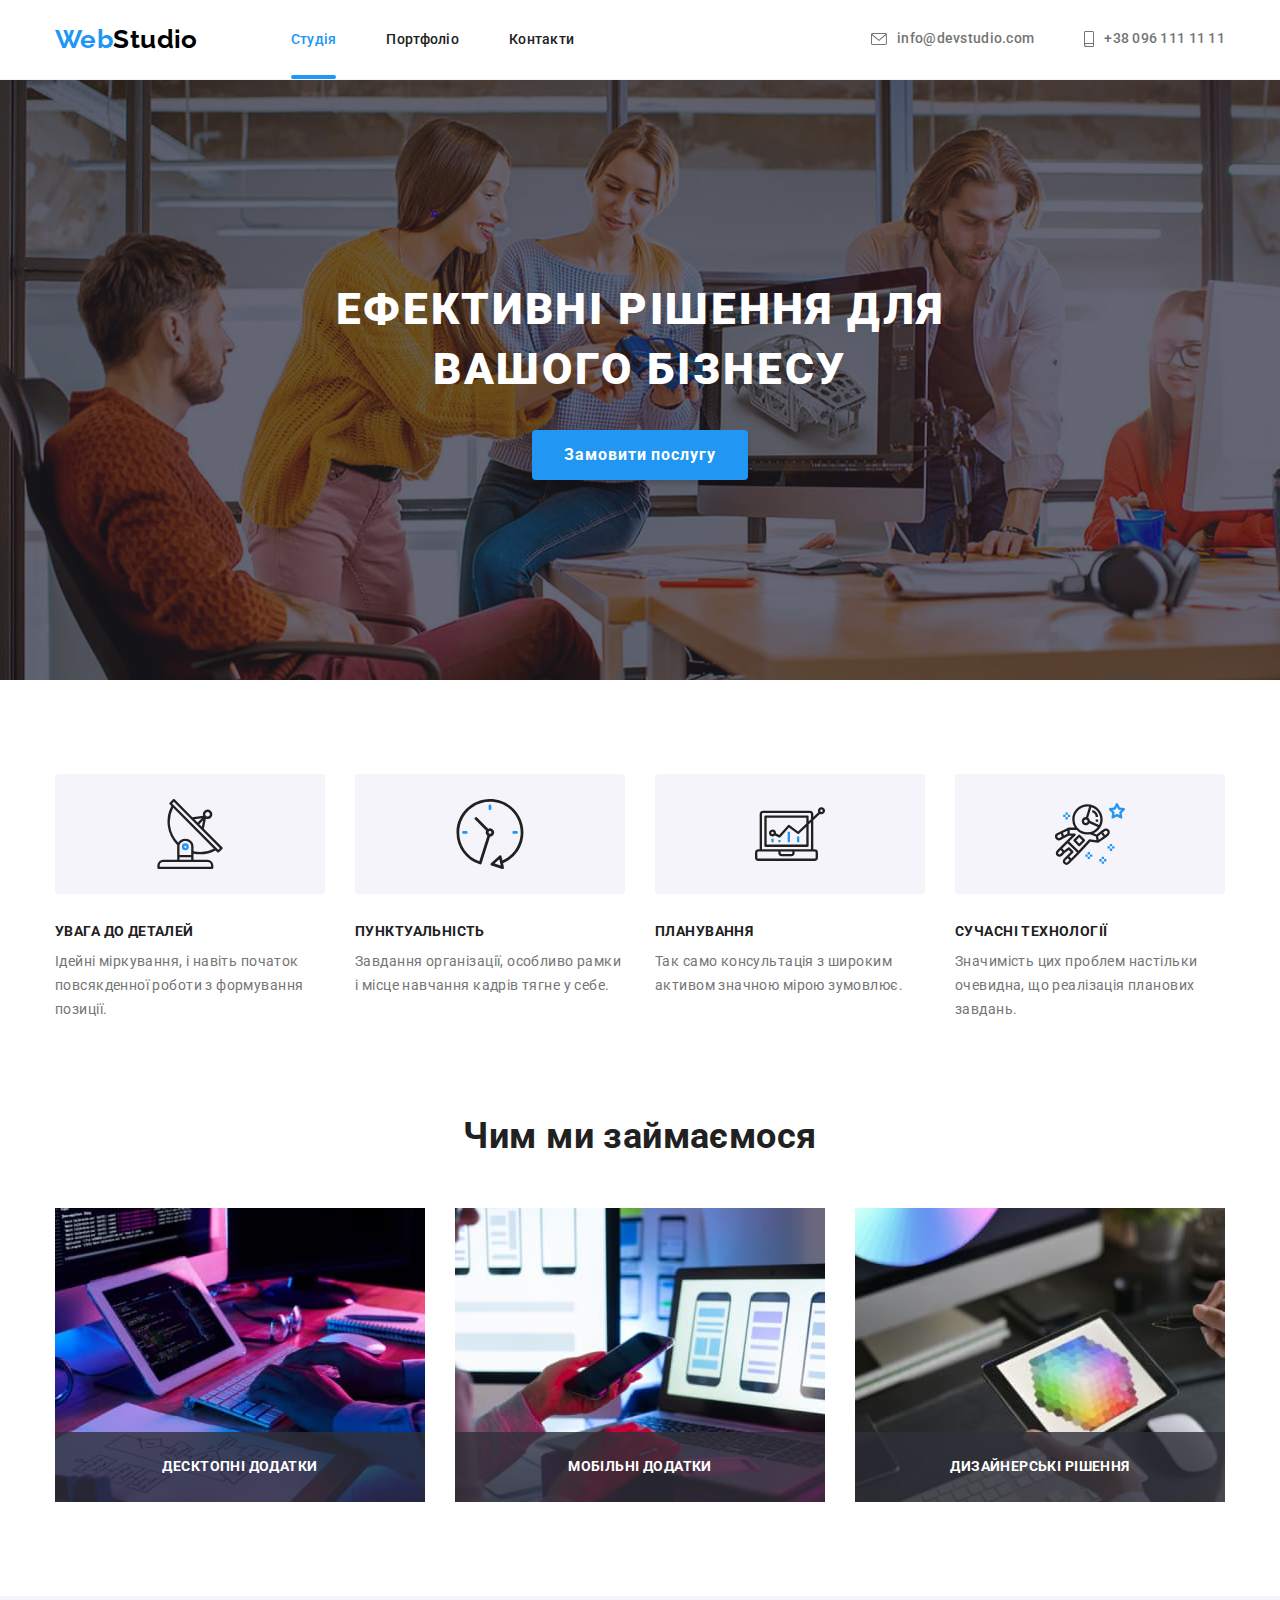
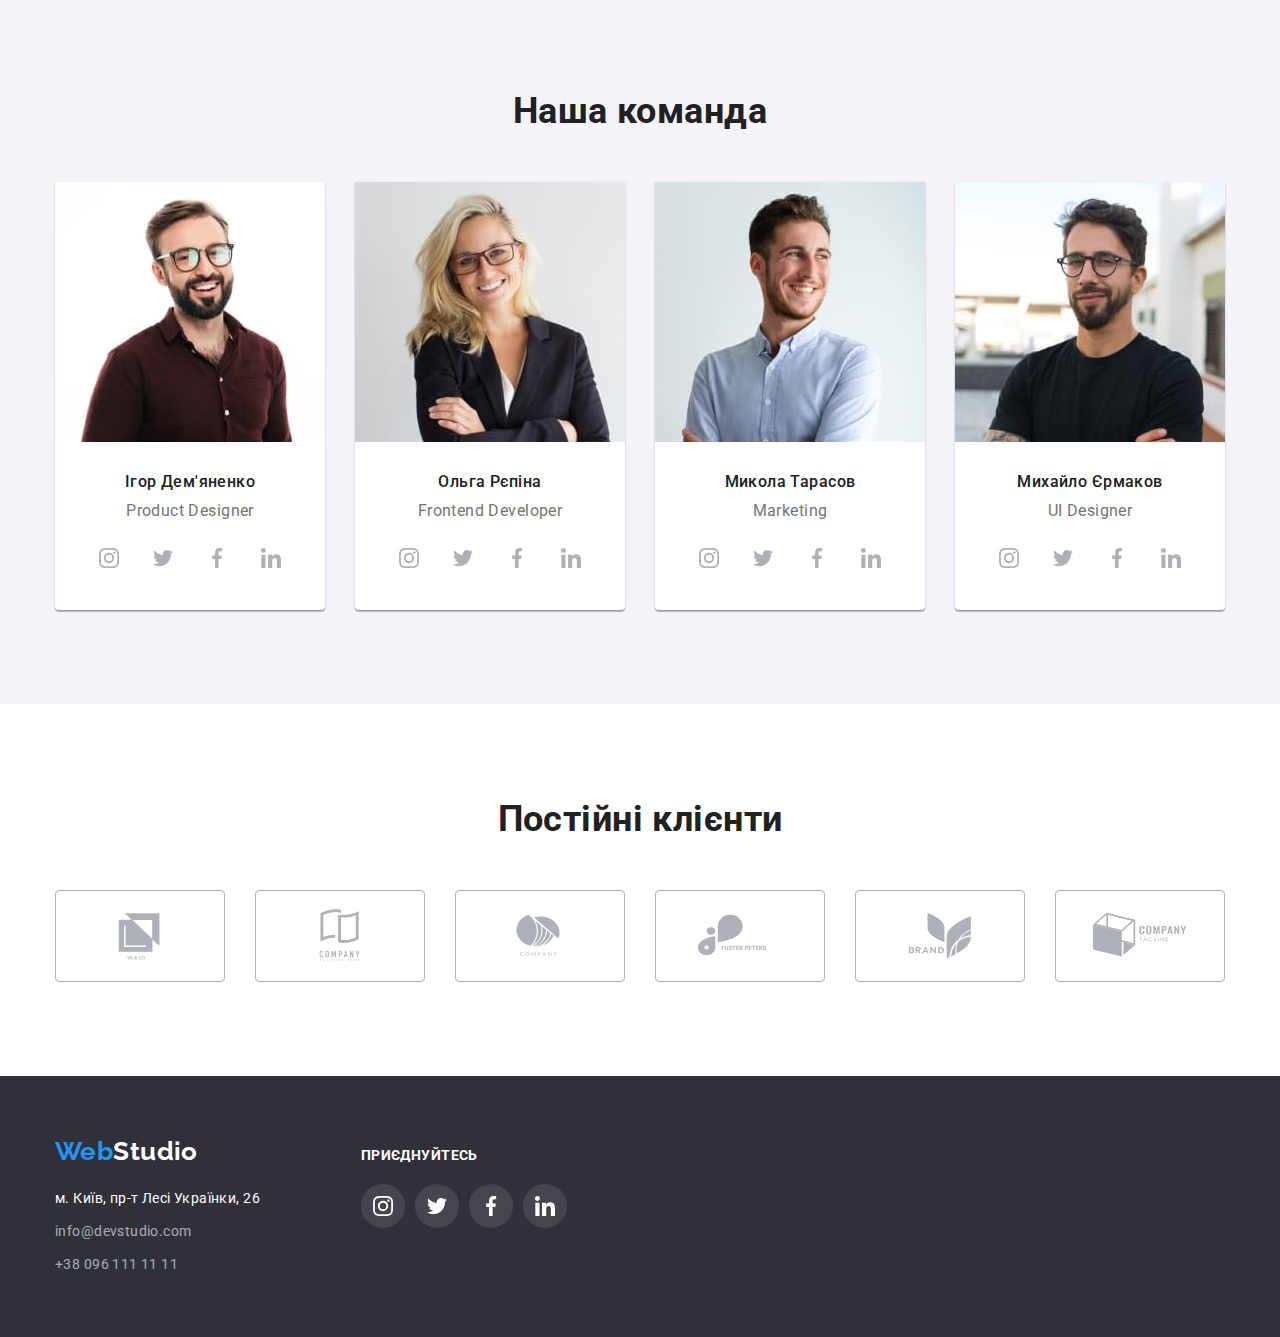
<file: index.html>
<!DOCTYPE html>
<html lang="uk">
	<head>
		<meta charset="UTF-8" />
		<meta name="viewport" content="width=device-width, initial-scale=1.0" />
		<title>WebStudio</title>
		<link rel="preconnect" href="https://fonts.googleapis.com" />
		<link rel="preconnect" href="https://fonts.gstatic.com" crossorigin />
		<link
			href="https://fonts.googleapis.com/css2?family=Raleway:wght@700&family=Roboto:wght@400;500;700;900&display=swap"
			rel="stylesheet"
		/>
		<link
			rel="stylesheet"
			href="https://cdnjs.cloudflare.com/ajax/libs/modern-normalize/1.0.0/modern-normalize.min.css"
		/>
		<link rel="stylesheet" href="./css/styles.css" />
	</head>
	<body>
		<header class="page-header">
			<div class="container page-header-container">
				<nav class="main-nav">
					<a href="./index.html" class="logo link"><span class="logo-first-part">Web</span>Studio</a>
					<ul class="list menu">
						<li class="menu-item">
							<a href="./index.html" class="link menu-link current">Студія</a>
						</li>
						<li class="menu-item">
							<a href="./portfolio.html" class="link menu-link">Портфоліо</a>
						</li>
						<li class="menu-item">
							<a href="#contacts" class="link menu-link">Контакти</a>
						</li>
					</ul>
				</nav>
				<ul class="header-contacts list">
					<li><a href="mailto:info@devstudio.com" class="contact-email link">
							<svg lang="en" aria-label="envelope icon" class="envelope-icon">
								<use href="./images/sprite.svg#icon-envelope"></use>
							</svg> 
							info@devstudio.com
						</a>
					</li>
					<li><a href="tel:+380961111111" class="contact-phone-number link">
							<svg lang="en" aria-label="smartphone icon" class="smartphone-icon">
								<use href="./images/sprite.svg#icon-smartphone"></use>
							</svg>
							+38 096 111 11 11
						</a>
					</li>
				</ul>
			</div>
		</header>

		<main>
			<section class="main-title">
				<div class="main-title-container container">
					<h1 class="title">ЕФЕКТИВНІ РІШЕННЯ ДЛЯ ВАШОГО БІЗНЕСУ</h1>
					<button type="button" class="modal-open-btn" data-modal-open> Замовити послугу </button>
				</div>
			</section>

			<section class="benefits section">
				<div class="container">
					<h2 hidden>Наші переваги</h2>
					<ul class="list benefits-list">
						<li class="benefits-item">
							<div class="benefits-item-icon-bg">
								<svg lang="en" aria-label="antenna icon" class="benefits-item-icon">
									<use href="./images/sprite.svg#icon-antenna"></use>
								</svg>
							</div>
							<h3 class="benefits-name">Увага до деталей</h3>
							<p class="benefits-description"
								>Ідейні міркування, і навіть початок повсякденної роботи з формування позиції.</p
							>
						</li>
						<li class="benefits-item">
							<div class="benefits-item-icon-bg">
								<svg lang="en" aria-label="clock icon" class="benefits-item-icon">
									<use href="./images/sprite.svg#icon-clock"></use>
								</svg>
							</div>
							<h3 class="benefits-name">Пунктуальність</h3>
							<p class="benefits-description"
								>Завдання організації, особливо рамки і місце навчання кадрів тягне у себе.</p
							>
						</li>
						<li class="benefits-item">
							<div class="benefits-item-icon-bg">
								<svg lang="en" aria-label="diagram icon" class="benefits-item-icon">
									<use href="./images/sprite.svg#icon-diagram"></use>
								</svg>
							</div>
							<h3 class="benefits-name">Планування</h3>
							<p class="benefits-description">Так само консультація з широким активом значною мірою зумовлює.</p>
						</li>
						<li class="benefits-item">
							<div class="benefits-item-icon-bg">
								<svg lang="en" aria-label="astronaut icon" class="benefits-item-icon">
									<use href="./images/sprite.svg#icon-astronaut"></use>
								</svg>
							</div>
							<h3 class="benefits-name">Сучасні технології</h3>
							<p class="benefits-description"
								>Значимість цих проблем настільки очевидна, що реалізація планових завдань.</p
							>
						</li>
					</ul>
				</div>
			</section>

			<section class="work-process section">
				<div class="container">
					<h2 class="work-title">Чим ми займаємося</h2>
					<ul class="list work-list-pic">
						<li class="work-pic-items">
							<img src="./images/box1.jpg" alt="Написання алгоритмів" width="370" height="294" class="work-pic" />
							<div class="work-item-title-wrapper"><h3 class="work-item-title">Десктопні додатки</h3>
							</div>
						</li>
						<li class="work-pic-items">
							<img src="./images/img.jpg" alt="UI/UX Дизайн" width="370" height="294" class="work-pic" />
							<div class="work-item-title-wrapper"><h3 class="work-item-title">Мобільні додатки</h3>
							</div>
						</li>
						<li class="work-pic-items">
							<img
								src="./images/box3.jpg"
								alt="Професійний підбір кольорової гами"
								width="370"
								height="294"
								class="work-pic"
							/>
							<div class="work-item-title-wrapper">
							<h3 class="work-item-title">Дизайнерські рішення</h3>
							</div>
						</li>
					</ul>
				</div>
			</section>

			<section class="team section">
				<div class="container">
					<h2 class="team-title">Наша команда</h2>
					<ul class="list team-list">
						<li class="team-member">
							<img src="./images/pers1.jpg" alt="Портрет Ігоря" width="270" height="260" class="member-icon" />
							<div class="member-wrapper">
							<h3 class="member-name">Ігор Дем'яненко</h3>
							<p class="member-position">Product Designer</p>
							<ul class="list member-social-list">
								<li>
									<a href="" class="member-social-link">
										<svg lang="en" aria-label="instagram icon" class="member-social-icon">
											<use href="./images/sprite.svg#icon-instagram"></use>
										</svg>
									</a>
								</li>
								<li>
									<a href="" class="member-social-link">
										<svg lang="en" aria-label="twitter icon" class="member-social-icon">
											<use href="./images/sprite.svg#icon-twitter"></use>
										</svg>
									</a>
								</li>
								<li>
									<a href="" class="member-social-link">
										<svg lang="en" aria-label="facebook icon" class="member-social-icon">
											<use href="./images/sprite.svg#icon-facebook"></use>
										</svg>
									</a>
								</li>
								<li>
									<a href="" class="member-social-link">
										<svg lang="en" aria-label="linkedin icon" class="member-social-icon">
											<use href="./images/sprite.svg#icon-linkedin"></use>
										</svg>
									</a>
								</li>
							</ul>
							</div>
						</li>
						<li class="team-member">
							<img src="./images/pers2.jpg" alt="Портрет Ольги" width="270" height="260" class="member-icon" />
							<div class="member-wrapper">
							<h3 class="member-name">Ольга Рєпіна</h3>
							<p class="member-position">Frontend Developer</p>
							<ul class="list member-social-list">
								<li>
									<a href="" class="member-social-link">
										<svg lang="en" aria-label="instagram icon" class="member-social-icon">
											<use href="./images/sprite.svg#icon-instagram"></use>
										</svg>
									</a>
								</li>
								<li>
									<a href="" class="member-social-link">
										<svg lang="en" aria-label="twitter icon" class="member-social-icon">
											<use href="./images/sprite.svg#icon-twitter"></use>
										</svg>
									</a>
								</li>
								<li>
									<a href="" class="member-social-link">
										<svg lang="en" aria-label="facebook icon" class="member-social-icon">
											<use href="./images/sprite.svg#icon-facebook"></use>
										</svg>
									</a>
								</li>
								<li>
									<a href="" class="member-social-link">
										<svg lang="en" aria-label="linkedin icon" class="member-social-icon">
											<use href="./images/sprite.svg#icon-linkedin"></use>
										</svg>
									</a>
								</li>
							</ul>
							</div>	
						</li>
						<li class="team-member">
							<img src="./images/pers3.jpg" alt="Портрет Миколи" width="270" height="260" class="member-icon" />
							<div class="member-wrapper">
							<h3 class="member-name">Микола Тарасов</h3>
							<p class="member-position">Marketing</p>
							<ul class="list member-social-list">
								<li>
									<a href="" class="member-social-link">
									<svg lang="en" aria-label="instagram icon" class="member-social-icon">
										<use href="./images/sprite.svg#icon-instagram"></use>
									</svg>
									</a>
								</li>
								<li>
									<a href="" class="member-social-link">
									<svg lang="en" aria-label="twitter icon" class="member-social-icon">
										<use href="./images/sprite.svg#icon-twitter"></use>
									</svg>
									</a>
								</li>
								<li>
									<a href="" class="member-social-link">
									<svg lang="en" aria-label="facebook icon" class="member-social-icon">
										<use href="./images/sprite.svg#icon-facebook"></use>
									</svg>
									</a>
								</li>
								<li>
									<a href="" class="member-social-link">
									<svg lang="en" aria-label="linkedin icon" class="member-social-icon">
										<use href="./images/sprite.svg#icon-linkedin"></use>
									</svg> 
								</a>
								</li>
							</ul>
							</div>	
						</li>
						<li class="team-member">
							<img src="./images/pers4.jpg" alt="Портрет Михайла" width="270" height="260" class="member-icon" />
							<div class="member-wrapper">
								<h3 class="member-name">Михайло Єрмаков</h3>
							<p class="member-position">UI Designer</p>
							<ul class="list member-social-list">
								<li>
									<a href="" class="member-social-link">
										<svg lang="en" aria-label="instagram icon" class="member-social-icon">
											<use href="./images/sprite.svg#icon-instagram"></use>
										</svg>
									</a>
								</li>
								<li>
									<a href="" class="member-social-link">
										<svg lang="en" aria-label="twitter icon" class="member-social-icon">
											<use href="./images/sprite.svg#icon-twitter"></use>
										</svg>
									</a>
								</li>
								<li>
									<a href="" class="member-social-link">
										<svg lang="en" aria-label="facebook icon" class="member-social-icon">
											<use href="./images/sprite.svg#icon-facebook"></use>
										</svg>
									</a>
								</li>
								<li>
									<a href="" class="member-social-link">
										<svg lang="en" aria-label="linkedin icon" class="member-social-icon">
											<use href="./images/sprite.svg#icon-linkedin"></use>
										</svg>
									</a>
								</li>
							</ul>
						</div>
				</div>
			</section>
			<section class="section">
				<div class="container">
				<h2 class="team-title">Постійні клієнти</h2>
				<ul class="clients-list list">
					<li class="client-item">
						<a href="" class="client-link">
							<svg lang="en" aria-label="client icon" class="client-icon">
								<use href="./images/sprite.svg#icon-client1"></use>
							</svg>
						</a>
					</li>
					<li class="client-item">
						<a href="" class="client-link">
							<svg lang="en" aria-label="client icon" class="client-icon">
								<use href="./images/sprite.svg#icon-client2"></use>
							</svg>
						</a>
					</li>
					<li class="client-item">
						<a href="" class="client-link">
							<svg lang="en" aria-label="client icon" class="client-icon">
								<use href="./images/sprite.svg#icon-client3"></use>
							</svg>
						</a>
					</li>
					<li class="client-item">
						<a href="" class="client-link">
							<svg lang="en" aria-label="client icon" class="client-icon">
								<use href="./images/sprite.svg#icon-client4"></use>
							</svg>
						</a>
					</li>
					<li class="client-item">
						<a href="" class="client-link">
							<svg lang="en" aria-label="client icon" class="client-icon">
								<use href="./images/sprite.svg#icon-client5"></use>
							</svg>
						</a>
					</li>
					<li class="client-item">
						<a href="" class="client-link">
							<svg lang="en" aria-label="client icon" class="client-icon">
								<use href="./images/sprite.svg#icon-client6"></use>
							</svg>
						</a>
					</li>
				</ul>
				</div>
			</section>
		</main>

		<footer class="page-footer">
			<div class="container adress-social-container">
				<div class=" page-footer-container">
					<a href="./index.html" class="logo logo-footer link"><span class="logo-first-part">Web</span>Studio</a>
					<address>
						<ul class="list contact-list">
							<li class="contact-item">
								<a href="https://goo.gl/maps/CPtrU1FHBa2aNyZL9" target="_blank"
									rel="noopener noreferrer nofollow" class="location-link link">
									м. Київ, пр-т Лесі Українки, 26</a>
							</li>
							<li class="contact-item">
								<a href="mailto:info@devstudio.com" class="footer-email link">info@devstudio.com</a>
							</li>
							<li class="contact-item">
								<a href="tel:+380961111111" class="footer-phone-number link">+38 096 111 11 11</a>
							</li>
						</ul>
					</address>
				</div>
				<div class="social-container">
					<p class="social-invite-text">Приєднуйтесь</p>
					<ul class="list member-social-list">
						<li>
							<a href="" class="member-social-link footer-social-link">
								<svg lang="en" aria-label="instagram icon" class="member-social-icon footer-social-icon">
									<use href="./images/sprite.svg#icon-instagram"></use>
								</svg>
							</a>
						</li>
						<li>
							<a href="" class="member-social-link footer-social-link">
								<svg lang="en" aria-label="twitter icon" class="member-social-icon footer-social-icon">
									<use href="./images/sprite.svg#icon-twitter"></use>
								</svg>
							</a>
						</li>
						<li>
							<a href="" class="member-social-link footer-social-link">
								<svg lang="en" aria-label="facebook icon" class="member-social-icon footer-social-icon">
									<use href="./images/sprite.svg#icon-facebook"></use>
								</svg>
							</a>
						</li>
						<li>
							<a href="" class="member-social-link footer-social-link">
								<svg lang="en" aria-label="linkedin icon" class="member-social-icon footer-social-icon">
									<use href="./images/sprite.svg#icon-linkedin"></use>
								</svg>
							</a>
						</li>
					</ul>
				</div>
			</div>
		</footer>
		<div class="backdrop is-hidden" data-modal>
			<div class="modal">
				<button type="button" class="btn-close-modal" data-modal-close>
					<svg lang="en" aria-label="close modal" class="close-black">
						<use href="./images/sprite.svg#icon-close-black"></use>
					</svg>
				</button>
			</div>
		</div>
		<script src="./js/modal.js"></script>
	</body>
</html>
</file>
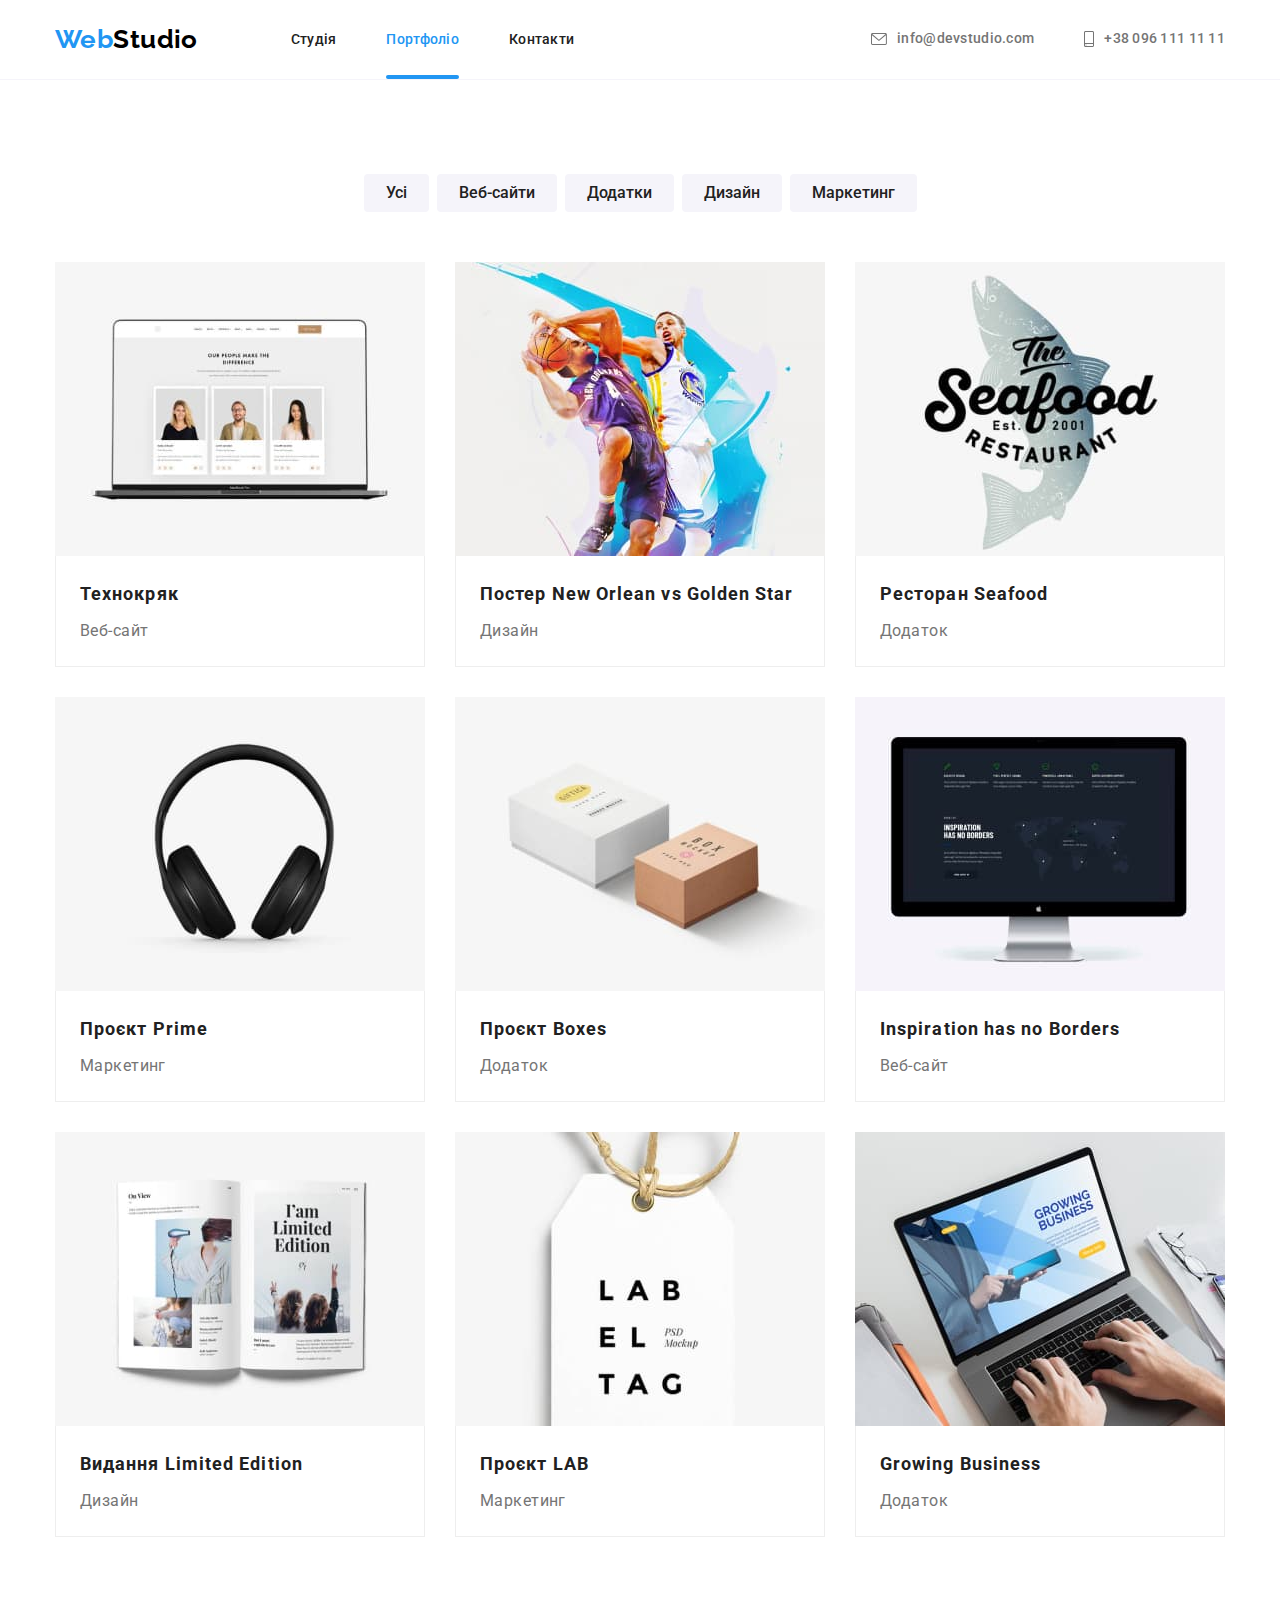
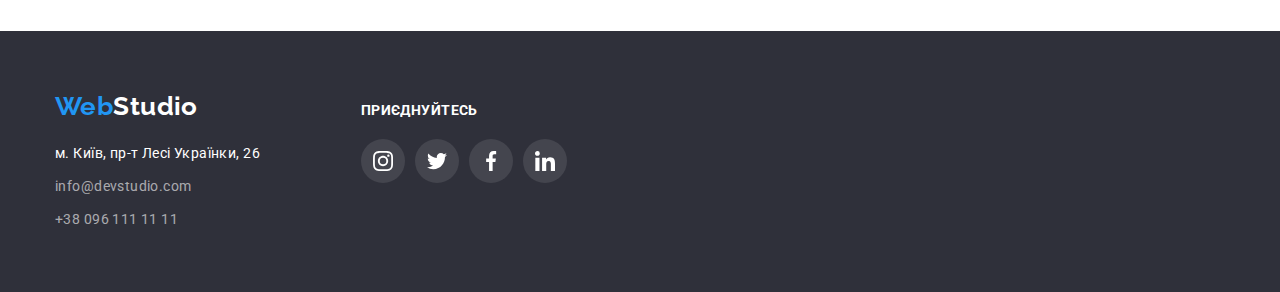
<file: portfolio.html>
<!DOCTYPE html>
<html lang="uk">

<head>
	<meta charset="UTF-8" />
	<meta name="viewport" content="width=device-width, initial-scale=1.0" />
	<title>WebStudio</title>
	<link rel="preconnect" href="https://fonts.googleapis.com" />
	<link rel="preconnect" href="https://fonts.gstatic.com" crossorigin />
	<link
		href="https://fonts.googleapis.com/css2?family=Raleway:wght@700&family=Roboto:wght@400;500;700;900&display=swap"
		rel="stylesheet" />
	<link rel="stylesheet"
		href="https://cdnjs.cloudflare.com/ajax/libs/modern-normalize/1.0.0/modern-normalize.min.css" />
	<link rel="stylesheet" href="./css/styles.css" />
</head>

<body>
	<header class="page-header">
		<div class="container page-header-container">
			<nav class="main-nav">
				<a href="./index.html" class="logo link"><span class="logo-first-part">Web</span>Studio</a>
				<ul class="list menu">
					<li class="menu-item">
						<a href="./index.html" class="link menu-link">Студія</a>
					</li>
					<li class="menu-item">
						<a href="./portfolio.html" class="link menu-link current">Портфоліо</a>
					</li>
					<li class="menu-item">
						<a href="#contacts" class="link menu-link">Контакти</a>
					</li>
				</ul>
			</nav>
			<ul class="header-contacts list">
				<li><a href="mailto:info@devstudio.com" class="contact-email link">
						<svg lang="en" aria-label="envelope icon" class="envelope-icon">
							<use href="./images/sprite.svg#icon-envelope"></use>
						</svg>
						info@devstudio.com
					</a>
				</li>
				<li><a href="tel:+380961111111" class="contact-phone-number link">
						<svg lang="en" aria-label="smartphone icon" class="smartphone-icon">
							<use href="./images/sprite.svg#icon-smartphone"></use>
						</svg>
						+38 096 111 11 11
					</a>
				</li>
			</ul>
		</div>
	</header>
	<main>
		<section class="portfolio-filter section">
			<div class="container">
				<h1 hidden>Наші проекти</h1>
				<ul class="list list-portfolio-filter">
					<li class="filter-item"><button type="button" class="filter-btn">Усі</button></li>
					<li class="filter-item"><button type="button" class="filter-btn">Веб-сайти</button></li>
					<li class="filter-item"><button type="button" class="filter-btn">Додатки</button></li>
					<li class="filter-item"><button type="button" class="filter-btn">Дизайн</button></li>
					<li class="filter-item"><button type="button" class="filter-btn">Маркетинг</button></li>
				</ul>
				<ul class="list projects-list">
					<li class="project-item">
						<a href="" class="project-link link">
							<div class="project-wrapper">
								<img src="./images/portfolio1.jpg" alt="Ноутбук із зображенням сайту на екрані"
									width="370" height="294" class="project-icon" />
								<div class="project-descr-wrapper">
									<p class="project-description">Ресурс пропонує комплексні пропозиції з різним рівнем
									функціоналу та сервісів. Все це дозволить відвідувачу отримати
									вичерпні відомості про компанію чи приватну особу.
								</p>
								</div>
							</div>
							<div class="project-border">
								<h2 class="project-title">Технокряк</h2>
								<p class="project-identifire">Веб-сайт</p>
							</div>
						</a>
					</li>
					<li class="project-item">
						<a href="" class="project-link link">
							<div class="project-wrapper">
								<img src="./images/portfolio2.jpg"
									alt="Два баскетбольні гравці з команд-противників змагаються за м'яч" width="370"
									height="294" class="project-icon" />
								<div class="project-descr-wrapper">
									<p class="project-description">Ресурс пропонує комплексні пропозиції з різним рівнем
									функціоналу та сервісів. Все
									це дозволить відвідувачу отримати
									вичерпні відомості про компанію чи приватну особу.
								</p>
								</div>
							</div>
							<div class="project-border">
								<h2 class="project-title">Постер New Orlean vs Golden Star</h2>
								<p class="project-identifire">Дизайн</p>
							</div>
						</a>
					</li>
					<li class="project-item">
						<a href="" class="project-link link">
							<div class="project-wrapper">
								<img src="./images/portfolio3.jpg" alt="Логотоп ресторану з рибою на фоні" width="370"
									height="294" class="project-icon" />
								<div class="project-descr-wrapper">
								<p class="project-description">Ресурс пропонує комплексні пропозиції з різним рівнем
									функціоналу та сервісів. Все
									це дозволить відвідувачу отримати
									вичерпні відомості про компанію чи приватну особу.
								</p>
								</div>
							</div>
							<div class="project-border">
								<h2 class="project-title">Ресторан Seafood</h2>
								<p class="project-identifire">Додаток</p>
							</div>
						</a>
					</li>
					<li class="project-item">
						<a href="" class="project-link link">
							<div class="project-wrapper">
								<img src="./images/portfolio4.jpg" alt="Навушники" width="370" height="294"
									class="project-icon" />
								<div class="project-descr-wrapper">
									<p class="project-description">Ресурс пропонує комплексні пропозиції з різним рівнем
									функціоналу та сервісів. Все
									це дозволить відвідувачу отримати
									вичерпні відомості про компанію чи приватну особу.
								</p>
								</div>
							</div>
							<div class="project-border">
								<h2 class="project-title">Проєкт Prime</h2>
								<p class="project-identifire">Маркетинг</p>
							</div>
						</a>
					</li>
					<li class="project-item">
						<a href="" class="project-link link">
							<div class="project-wrapper">
								<img src="./images/portfolio5.jpg"
									alt="Біла коробко більшого розміру та коричнева коробка меншого розміру" width="370"
									height="294" class="project-icon" />
								<div class="project-descr-wrapper">
									<p class="project-description">Ресурс пропонує комплексні пропозиції з різним рівнем
									функціоналу та сервісів. Все
									це дозволить відвідувачу отримати
									вичерпні відомості про компанію чи приватну особу.
								</p>
								</div>
							</div>
							<div class="project-border">
								<h2 class="project-title">Проєкт Boxes</h2>
								<p class="project-identifire">Додаток</p>
							</div>
						</a>
					</li>
					<li class="project-item">
						<a href="" class="project-link link">
							<div class="project-wrapper">
								<img src="./images/portfolio6.jpg"
									alt="Монітор від комп'ютера із зображенням сайту на екрані" width="370" height="294"
									class="project-icon" />
								<div class="project-descr-wrapper">
								<p class="project-description">Ресурс пропонує комплексні пропозиції з різним рівнем
									функціоналу та сервісів. Все
									це дозволить відвідувачу отримати
									вичерпні відомості про компанію чи приватну особу.
								</p>
								</div>
							</div>
							<div class="project-border">
								<h2 class="project-title">Inspiration has no Borders</h2>
								<p class="project-identifire">Веб-сайт</p>
							</div>
						</a>
					</li>
					<li class="project-item">
						<a href="" class="project-link link">
							<div class="project-wrapper">
								<img src="./images/portfolio7.jpg" alt="Розгорнута книга" width="370" height="294"
									class="project-icon" />
								<div class="project-descr-wrapper">
									<p class="project-description">Ресурс пропонує комплексні пропозиції з різним рівнем
										функціоналу та сервісів. Все
										це дозволить відвідувачу отримати
										вичерпні відомості про компанію чи приватну особу.
									</p>
								</div>
							</div>
							<div class="project-border">
								<h2 class="project-title">Видання Limited Edition</h2>
								<p class="project-identifire">Дизайн</p>
							</div>
						</a>
					</li>
					<li class="project-item">
						<a href="" class="project-link link">
							<div class="project-wrapper">
								<img src="./images/portfolio8.jpg" alt="Бірка з назвою" width="370" height="294"
									class="project-icon" />
								<div class="project-descr-wrapper">
									<p class="project-description">Ресурс пропонує комплексні пропозиції з різним рівнем
									функціоналу та сервісів. Все
									це дозволить відвідувачу отримати
									вичерпні відомості про компанію чи приватну особу.
									</p>
								</div>
							</div>
			<div class="project-border">
				<h2 class="project-title">Проєкт LAB</h2>
				<p class="project-identifire">Маркетинг</p>
			</div>
			</a>
			</li>
			<li class="project-item">
				<a href="" class="project-link link">
					<div class="project-wrapper">
						<img src="./images/portfolio9.jpg" alt="Робота на ноутбуці з програмою для бізнесу" width="370"
							height="294" class="project-icon" />
							<div class="project-descr-wrapper">
							<p class="project-description">Ресурс пропонує комплексні пропозиції з різним рівнем функціоналу
							та сервісів. Все
							це дозволить відвідувачу отримати
							вичерпні відомості про компанію чи приватну особу.
							</p>
							</div>
					</div>
					<div class="project-border">
						<h2 class="project-title">Growing Business</h2>
						<p class="project-identifire">Додаток</p>
					</div>
				</a>
			</li>
			</ul>
			</div>
		</section>
	</main>

	<footer class="page-footer">
		<div class="container adress-social-container">
			<div class="page-footer-container">
				<a href="./index.html" class="logo logo-footer link"><span class="logo-first-part">Web</span>Studio</a>
				<address>
					<ul class="list contact-list">
						<li class="contact-item">
							<a href="https://goo.gl/maps/CPtrU1FHBa2aNyZL9" target="_blank"
								rel="noopener noreferrer nofollow" class="location-link link">
								м. Київ, пр-т Лесі Українки, 26</a>
						</li>
						<li class="contact-item">
							<a href="mailto:info@devstudio.com" class="footer-email link">info@devstudio.com</a>
						</li>
						<li class="contact-item">
							<a href="tel:+380961111111" class="footer-phone-number link">+38 096 111 11 11</a>
						</li>
					</ul>
				</address>
			</div>
			<div class="social-container">
				<p class="social-invite-text">Приєднуйтесь</p>
				<ul class="list member-social-list">
					<li>
						<a href="" class="member-social-link footer-social-link">
							<svg lang="en" aria-label="instagram icon" class="member-social-icon footer-social-icon">
								<use href="./images/sprite.svg#icon-instagram"></use>
							</svg>
						</a>
					</li>
					<li>
						<a href="" class="member-social-link footer-social-link">
							<svg lang="en" aria-label="twitter icon" class="member-social-icon footer-social-icon">
								<use href="./images/sprite.svg#icon-twitter"></use>
							</svg>
						</a>
					</li>
					<li>
						<a href="" class="member-social-link footer-social-link">
							<svg lang="en" aria-label="facebook icon" class="member-social-icon footer-social-icon">
								<use href="./images/sprite.svg#icon-facebook"></use>
							</svg>
						</a>
					</li>
					<li>
						<a href="" class="member-social-link footer-social-link">
							<svg lang="en" aria-label="linkedin icon" class="member-social-icon footer-social-icon">
								<use href="./images/sprite.svg#icon-linkedin"></use>
							</svg>
						</a>
					</li>
				</ul>
			</div>
		</div>
	</footer>
</body>

</html>
</file>
<file: css/styles.css>
/*Змінні*/
:root {
    --primary-font: 'Roboto', sans-serif;
    --secondary-font: 'Raleway', sans-serif;
    --accent-color: #2196F3;
    --title-text-color: #212121;
    --general-text-color: #757575;
    --background-color: #2F303A;
    --title-text-color-dark-bcgr: #FFFFFF;
    --btn-bcgr-color: #188CE8;
    --secondary-logo-color: #000000;
    --border-color: #F5F4FA;
    --icon-color: #AFB1B8;

    --trans-dur-t-func: 250ms cubic-bezier(0.4, 0, 0.2, 1)
}
/*Скидання налаштувань браузера*/
h1,
h2,
h3,
h4,
p {
    margin-top: 0;
    margin-bottom: 0;
    margin-block-start: 0;
    margin-block-end: 0;
}

ul,
ol{
    margin-top: 0;
    margin-bottom: 0;
    padding-left: 0;
}

img {
    display: block;
}

button {
    font-family: inherit;
    cursor: pointer;
}
.link {
    text-decoration: none;
    font-style: normal;
}

.list {
    list-style: none;
}
.link {
    text-decoration: none;
    font-style: normal;
}

.list {
    list-style: none;
}

img {
    display:block;
}
button {
    font-family: inherit;
    cursor: pointer;
}
.section {
    padding-bottom: 94px;
    padding-top: 94px;}

body {
    font-family: var(--primary-font);
    font-size: 14px;
    color: var(--general-text-color);
    letter-spacing: 0.03em;
}
/*/Скидання налаштувань браузера*/
/*=========== HEADER ============ */
.container {
    width: 1200px;
    margin-left: auto;
    margin-right: auto;
    padding-left: 15px;
    padding-right: 15px;
}
.page-header {
    padding-top: 24px;
    padding-bottom: 24px;

    border-bottom: 1px solid var(--border-color);
}
.page-header-container {
    display: flex;
    align-items: center;
}
.main-nav {
    display:flex;
    align-items: center;
    justify-content: row;
}
.logo {
    margin-right: 93px;

    font-family: var(--secondary-font);
    font-weight: 700;
    font-size: 26px;
    line-height: 1.19;
    color: var(--secondary-logo-color);
}
.logo-first-part {
    color:var(--accent-color);
}
.menu {
    display: flex;
    align-items: center;
    justify-content: row;
}
.menu-item:not(:last-child) {
    margin-right: 50px ;
}
.menu-link {
    
    font-weight: 500;
    font-size: 14px;
    line-height: 1.14;
    letter-spacing: 0.02em;
    color: var(--title-text-color);
    
    transition: color var(--trans-dur-t-func);
}
.menu-link.current {
    position: relative;
    padding-top: 32px;
    padding-bottom: 32px;
    color: var(--accent-color);
}
.menu-link.current::after {
    content: "";
    position: absolute;
    bottom:-0.4px;
    display: block; 
    height: 4px;
    width: 100%;
    background-color: var(--accent-color);
    border-radius: 2px;
    
}
.menu-link:hover,
.menu-link:focus {
    color:var(--accent-color);
}
.header-contacts {
    display: flex;
    margin-left: auto;
}
.contact-email {
    margin-right: 50px;
}
.contact-email,
.contact-phone-number {
    display: flex;
    align-items: center;
    font-weight: 500;
    font-size: 14px;
    line-height: 1.14;
    letter-spacing: 0.02em;
    color:var(--general-text-color);
    transition: color var(--trans-dur-t-func);
}
.contact-email:hover,
.contact-email:focus,
.contact-phone-number:hover,
.contact-phone-number:focus
 {
    color: var(--accent-color); 
}
.envelope-icon {
    
    width: 16px;
    height: 12px;
    fill: var(--general-text-color);
    margin-right: 10px;
    transition: fill var(--trans-dur-t-func);
}
.smartphone-icon {
    width: 10px;
    height: 16px;
    fill: var(--general-text-color);
    margin-right: 10px;
    transition: fill var(--trans-dur-t-func);
}
.contact-email:hover .envelope-icon,
.contact-email:focus .envelope-icon,
.contact-phone-number:hover .smartphone-icon,
.contact-phone-number:hover .smartphone-icon {
    fill: var(--accent-color);
}
/*========= /HEADER ========== */
/*=========== HERO =========== */
.main-title {
    background-color: var(--background-color);
    max-width: 1600px;
    margin-left: auto;
    margin-right: auto;
    padding-top: 200px;
    padding-bottom: 200px;
    background-image: linear-gradient(rgba(47, 48, 58, 0.4),rgba(47, 48, 58, 0.4)), url("../images/bgr-img.jpg");
}
.main-title-container {
    display: flex;
    flex-direction: column;
    justify-content: center;
    align-items: center;
    flex-wrap: wrap;
    gap: 30px;
}
.title {
    width: 700px;
    
    font-weight: 900;
    font-size: 44px;
    line-height: 1.36;
    text-align: center;
    letter-spacing: 0.06em;
    text-transform: uppercase;
    color: var(--title-text-color-dark-bcgr);
}

.modal-open-btn {
    padding: 10px 32px;

    font-weight: 700;
    font-size: 16px;
    line-height: 1.88;
    display: flex;
    align-items: center;
    text-align: center;
    letter-spacing: 0.06em;
    color: var(--title-text-color-dark-bcgr);

    background-color: var(--accent-color);
    border: none;
    border-radius: 4px;
    box-shadow: 0px 4px 4px rgba(0, 0, 0, 0.15);
}
.modal-open-btn:hover,
.modal-open-btn:focus {
    background: var(--btn-bcgr-color);
    box-shadow: 0px 4px 4px rgba(0, 0, 0, 0.15);
}
/*=========== /HERO =========== */
/* ========== BENEFITS ========== */
.benefits-list {
display: flex;
gap: 30px;
}
.benefits-item {
    display: flex;
    flex-flow: column wrap;
    flex-basis: calc((100%-90px)/4);
}
.benefits-item-icon-bg {
    display: flex;
    justify-content: center;
    align-items: center;
    width: 270px;
    height: 120px;
    margin-bottom: 30px;

    background-color:#F5F4FA;
    border-radius: 4px;
}
.benefits-item-icon {
    width: 70px;
    height: 70px;
}
.benefits-name {
    margin-bottom: 10px;

    font-weight: 700;
    font-size: 14px;
    line-height: 1.14;
    text-transform: uppercase;
    color: var(--title-text-color);
}
.benefits-description {
line-height: 1.71;
}
/* ========== /BENEFITS ========== */
/* ============== WORK ============ */
.work-process {
    padding-top: 0;
}
.work-title {
    margin-bottom: 50px;

    font-weight: 700;
    font-size: 36px;
    line-height: 1.17;
    text-align: center;
    color: var(--title-text-color);
}
.work-list-pic {
    display: flex;
    gap: 30px;
}
.work-pic-items {
    position: relative;
}
.work-item-title-wrapper {
    display: flex;
    justify-content: center;
    align-items: center;
    position: absolute;
    bottom: 0;
    height: 70px;
    width: 100%;
    background-color:rgba(47, 48, 58, 0.8);  
}
.work-item-title {
    
    font-weight: 700;
    font-size: 14px;
    line-height: 1.14;
    text-align: center;
    letter-spacing: 0.03em;
    text-transform: uppercase;
    color: var(--title-text-color-dark-bcgr);
}
/* ============== /WORK ============ */
/*============== TEAM ============== */
.team {
    background-color: var(--border-color);
}
.team-title {
    margin-bottom: 50px;

    font-weight: 700;
    font-size: 36px;
    line-height: 1.17;
    text-align: center;
    color: var(--title-text-color);
}
.team-list {
    display: flex;
    gap: 30px;
}
.team-member {
    align-items: center;

    background-color:var(--title-text-color-dark-bcgr);
    box-shadow: 0px 1px 3px rgba(0, 0, 0, 0.12), 0px 1px 1px rgba(0, 0, 0, 0.14), 0px 2px 1px rgba(0, 0, 0, 0.2);
    border-radius: 0px 0px 4px 4px;
}
.member-wrapper{
    padding-top: 30px;
    padding-bottom: 30px;
}
.member-name {
    margin-bottom: 10px;

    font-weight: 500;
    font-size: 16px;
    line-height: 1.19;
    text-align: center;    
    color: var(--title-text-color);
}
.member-position {
    margin-bottom: 16px;

    font-size: 16px;
    line-height: 1.19;
    text-align: center;
}
.member-social-list {
    display: flex;
    justify-content: center;
    align-items: center;
    gap: 10px;
}
.member-social-link {
    display: flex;
    justify-content: center;
    align-items: center;
    width: 44px;
    height:44px;
    border-radius: 50%;
    transition: background-color var(--trans-dur-t-func);
}
.member-social-icon {
    width: 20px;
    height: 20px;
    fill: var(--icon-color);
    transition: fill var(--trans-dur-t-func);
}
.member-social-link:hover .member-social-icon, 
.member-social-link:focus .member-social-icon {
    fill: var(--title-text-color-dark-bcgr);
}
.member-social-link:hover,
.member-social-link:focus {
    width: 44px;
    height: 44px;
    border-radius: 50%;
    background-color: var(--accent-color);
}
/*============= /TEAM =========== */
/* =========== CLIENTS ========== */
.clients-list {
    display: flex;
    gap: 30px;
}
.client-link {
    display: flex;
    width: 170px;
    height: 92px;
    justify-content: center;
    align-items: center;
    border: 1px solid var(--icon-color);
    border-radius: 4px;
    transition: border-color var(--trans-dur-t-func);
}
.client-icon {
    width: 106px;
    height: 60px;
    fill: var(--icon-color);
    transition: fill var(--trans-dur-t-func);
}
.client-link:hover,
.client-link:focus {
    border-color: var(--accent-color);
} 
.client-link:hover .client-icon,
.client-link:focus .client-icon {
    fill: var(--accent-color)
}
/* =========== /CLIENTS ========== */
/*================== FOOTER ===============*/
.page-footer {
    background-color: var(--background-color);
    padding-top: 60px;
    padding-bottom: 60px;
}
.page-footer-container {
    display: flex;
    flex-direction: column;

}
.logo-footer {
    color:var(--title-text-color-dark-bcgr);
    margin-bottom: 20px;
}
.contact-item:not(:last-child) {
    margin-bottom: 9px;    
}
.location-link {
    line-height: 1.71;    
    color: var(--title-text-color-dark-bcgr); 
}
.footer-email,
.footer-phone-number{
    line-height: 1.71;
    color: rgba(255, 255, 255, 0.6);
} 
.footer-social-link {
    background-color: rgba(255, 255, 255, 0.1);
    transition: background-color var(--trans-dur-t-func);
}

.footer-social-icon {
    fill: var(--title-text-color-dark-bcgr);
    transition: fill var(--trans-dur-t-func);
}
/* ================ /FOOTER =============== */

/*=============== PORTFOLIO ==============*/
.list-portfolio-filter {
    display: flex;
    justify-content: center;
    gap: 8px;
    margin-bottom: 50px;
}

.filter-btn {
    padding: 6px 22px;
    border: none;
    background-color: var(--border-color);
    border-radius: 4px;

    font-weight: 500;
    font-size: 16px;
    line-height: 1.63;
    color: var(--title-text-color);

    transition: color var(--trans-dur-t-func), background-color var(--trans-dur-t-func), box-shadow var(--trans-dur-t-func);
}
.filter-btn:hover,
.filter-btn:focus {
background-color: var(--accent-color);
box-shadow: 0px 3px 1px rgba(0, 0, 0, 0.1), 0px 1px 2px rgba(0, 0, 0, 0.08), 0px 2px 2px rgba(0, 0, 0, 0.12);
color: var(--title-text-color-dark-bcgr);
}
.projects-list {
    display: flex;
    flex-wrap: wrap;
    gap: 30px;
}
.project-item {
    flex-basis: calc((100% - 60px) / 3);
}
.project-link {
    display: block;
    transition: box-shadow var(--trans-dur-t-func);

}
.project-link:hover,
.project-link:focus {
    box-shadow: 0px 1px 1px rgba(0, 0, 0, 0.12), 0px 4px 4px rgba(0, 0, 0, 0.06), 1px 4px 6px rgba(0, 0, 0, 0.16);
}
.project-wrapper {
    position: relative;
    overflow: hidden;
    
}
.project-descr-wrapper {
    position: absolute;
    display: flex;
    justify-content: center;
    align-items: center;
    padding-left: 24px;
    padding-right: 24px;
    top: 0;
    left: 0;
    width: 100%;
    height: 100%;
    background-color: rgba(33, 150, 243, 0.9);
    transform: translateY(100%);
    transition: transform var(--trans-dur-t-func);
}
.project-link:hover .project-descr-wrapper,
.project-link:focus .project-descr-wrapper{
    transform: translateY(0%);
}
.project-description {
    font-weight: 400;
    font-size: 18px;
    line-height: 1.56;    
    letter-spacing: 0.03em;
    color: var(--title-text-color-dark-bcgr);
}
.project-border {
    padding: 20px 24px;
    border-right: 1px solid #EEEEEE;
    border-bottom: 1px solid #EEEEEE;
    border-left: 1px solid #EEEEEE;
}
.project-title {
    margin-bottom: 4px;

    font-weight: 700;
    font-size: 18px;
    line-height: 2;    
    letter-spacing: 0.06em;
    color: var(--title-text-color);
} 
.project-identifire {
    font-size: 16px;
    line-height: 1.88;
    color: var(--general-text-color)
}
.adress-social-container {
    display: flex;
    align-items: baseline;
    gap: 70px;
}
.social-container {
    display: flex;
    flex-wrap: wrap;
    width: 206px;

}
.social-invite-text {
    font-weight: 700;
    font-size: 14px;
    line-height: 1.14;
    letter-spacing: 0.03em;
    text-transform: uppercase;
    color: var(--title-text-color-dark-bcgr);
    margin-bottom: 20px ;
}
/*=============== /PORTFOLIO ==============*/

.backdrop {
    position: fixed;
    z-index: 100;
    left: 0;
    top: 0;
    width: 100%;
    height: 100%;
    background-color:rgba(0, 0, 0, 0.2);;
    transition: background-color var(--trans-dur-t-func);
}
.is-hidden {
    visibility: hidden;
    opacity: 0;
    pointer-events: none;
    transition: opacity 500ms cubic-bezier(0.4, 0, 0.2, 1), visibility 500ms cubic-bezier(0.4, 0, 0.2, 1); 
}
.backdrop.is-hidden .modal {
    transform: translate(-50%, -50%) scale(1.2);
}
.modal {
    position: absolute;
    top: 50%;
    left: 50%;
    width: 528px;
    height: 581px;
    background-color: #FFFFFF;
    box-shadow: 0px 1px 3px rgba(0, 0, 0, 0.12), 0px 1px 1px rgba(0, 0, 0, 0.14), 0px 2px 1px rgba(0, 0, 0, 0.2);
    border-radius: 4px;
    opacity: 1;
    transform: translate(-50%, -50%) scale(1);
    transition: transform var(--trans-dur-t-func);
}
.btn-close-modal {
    position: absolute;
    display: flex;
    justify-content: center;
    align-items: center;
    top: 8px;
    right: 8px;
    height: 30px;
    width: 30px;

    border: 1px solid rgba(0, 0, 0, 0.1);
    border-radius: 50%;
    background-color: #FFFFFF;

}
</file>
